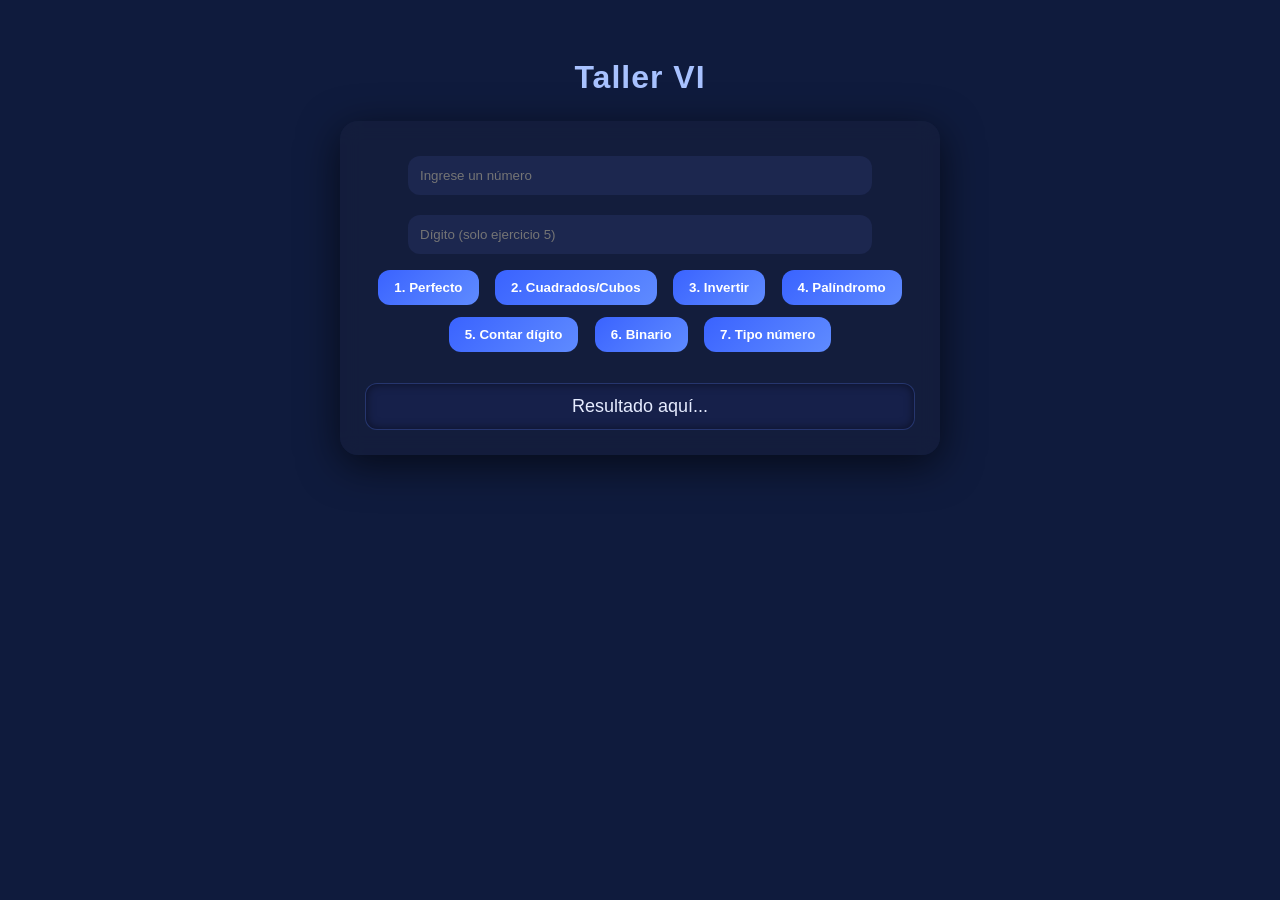
<file: Taller6/index.html>
<!DOCTYPE html>
<html lang="es">
<head>
    <meta charset="UTF-8">
    <meta name="viewport" content="width=device-width, initial-scale=1.0">
    <title>Taller</title>
    <link rel="stylesheet" href="style.css">
</head>
<body>
<h1>Taller VI</h1>
<div class="container">

    <input type="number" id="numero" placeholder="Ingrese un número">
    <input type="number" id="digito" placeholder="Dígito (solo ejercicio 5)">

    <br>

    <div class="botones">
        <button onclick="perfecto()">1. Perfecto</button>
        <button onclick="cuadradosCubos()">2. Cuadrados/Cubos</button>
        <button onclick="invertir()">3. Invertir</button>
        <button onclick="palindromo()">4. Palíndromo</button>
        <button onclick="contar()">5. Contar dígito</button>
        <button onclick="binario()">6. Binario</button>
        <button onclick="tipo()">7. Tipo número</button>
    </div>

    <div class="resultado" id="resultado">Resultado aquí...</div>

</div>
<script src="script.js"></script>
</body>
</html>
</file>
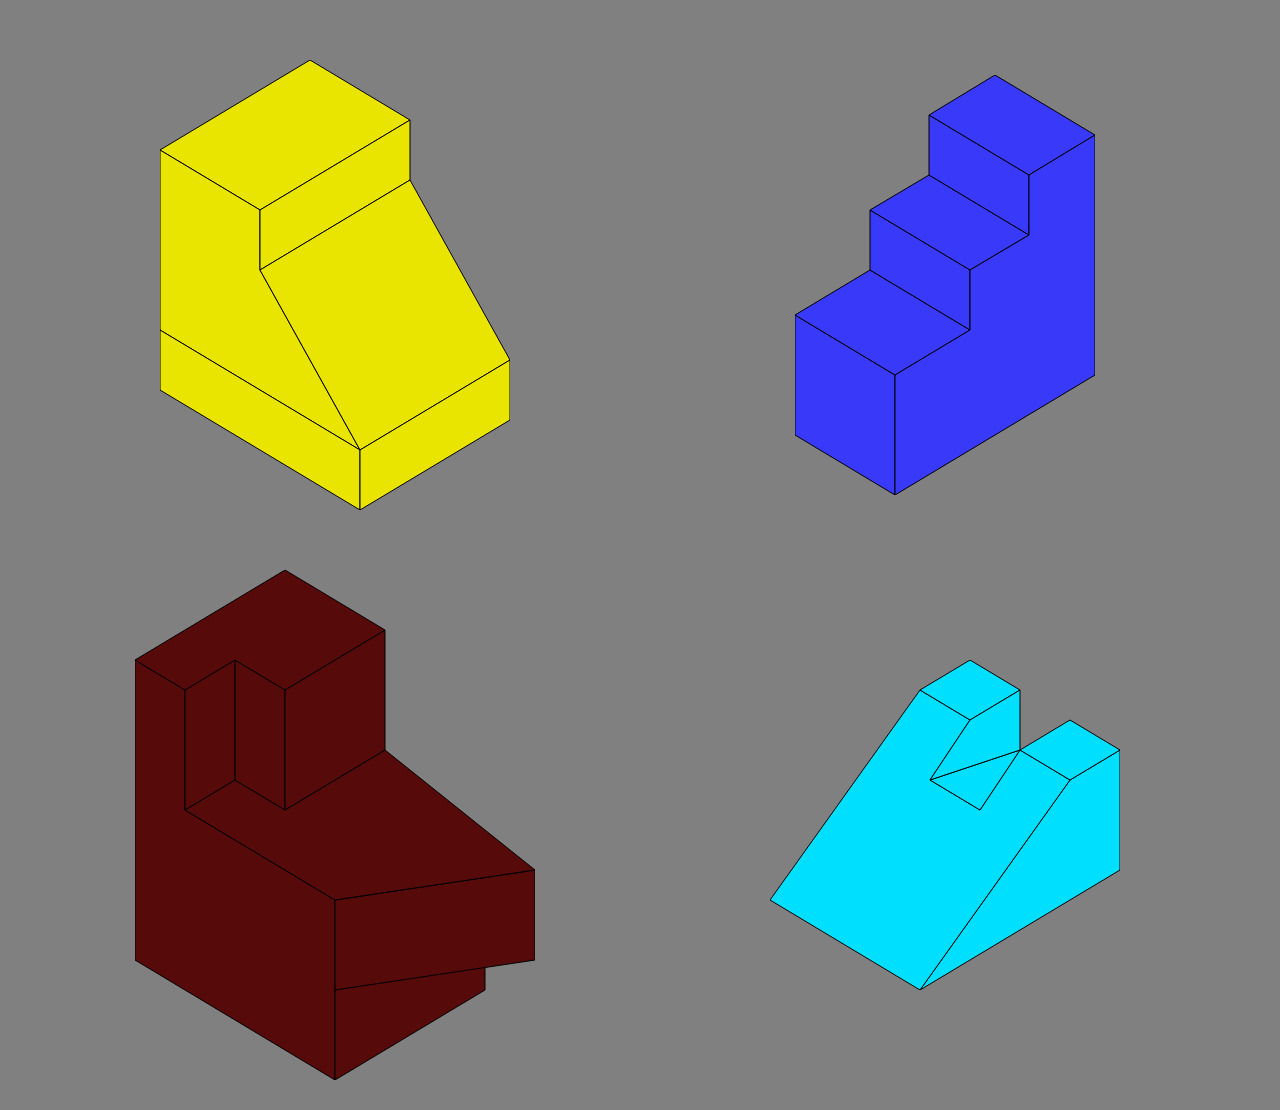
<file: Parcial2/Punto1/index.html>
<!DOCTYPE html>
<html lang="en">
    <head>
        <meta charset="UTF-8">
        <meta name="viewport" content="width=device-width, initial-scale=1.0">
        <title>Punto 1</title>
        <link rel="stylesheet" href="static/style.css">
    </head>
    <body>

        <div class = "isometrico1">
            <canvas id="figurita1" width="350" height="450"></canvas>
        </div>

        <div class = "isometrico2">
            <canvas id="figurita2" width="300" height="420"></canvas>
        </div>

        <div class = "isometrico3">
            <canvas id="figurita3" width="400" height="510"></canvas>
        </div>

        <div class = "isometrico4">
            <canvas id="figurita4" width="350" height="330"></canvas>
        </div>

        <script src="js/script.js"></script>
    </body>
</html>
</file>
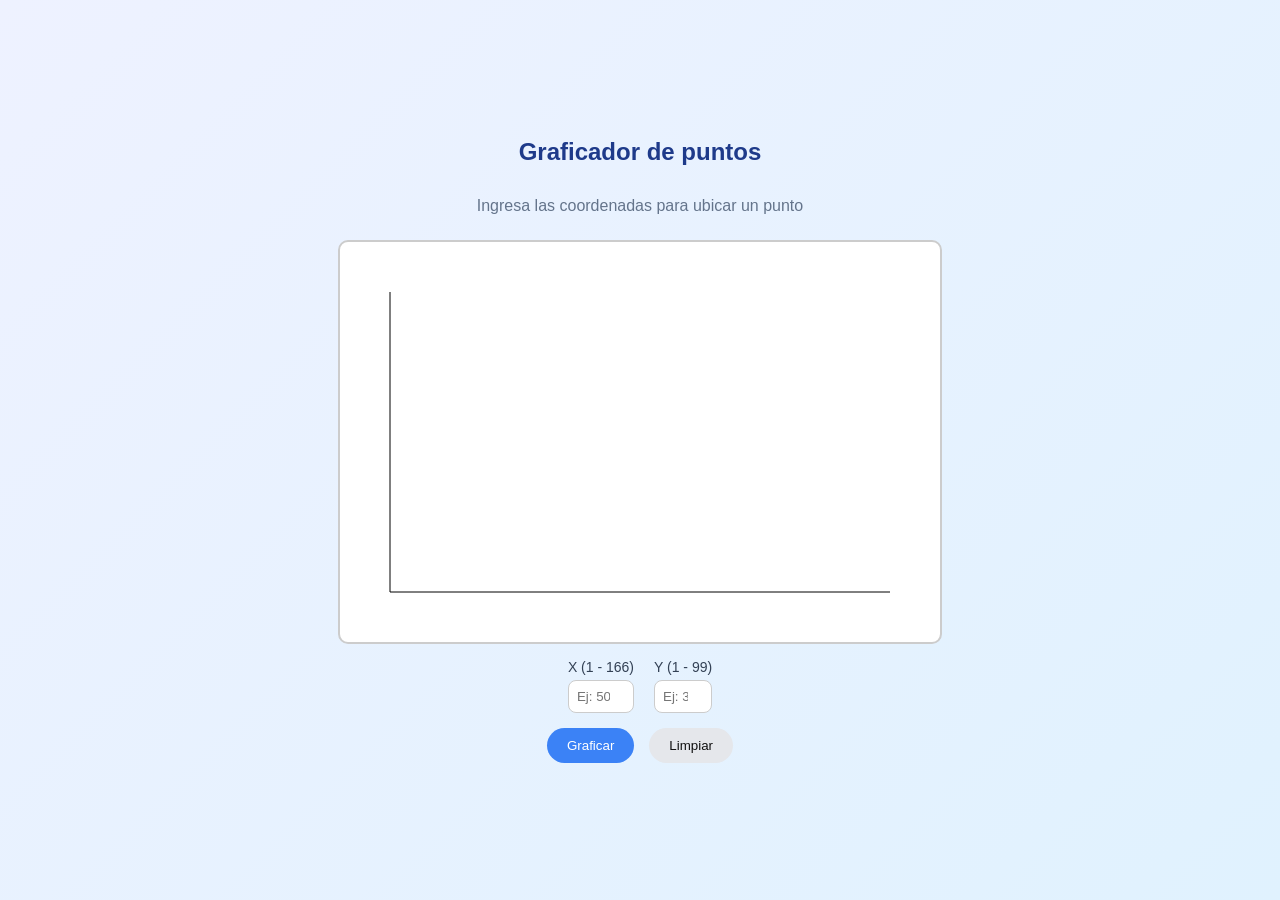
<file: Parcial2/Punto2/index.html>
<!DOCTYPE html>
<html lang="es">
<head>
    <meta charset="UTF-8">
    <meta name="viewport" content="width=device-width, initial-scale=1.0">
    <link rel="stylesheet" href="static/style.css">
    <title>Graficador</title>
</head>
<body>

<h2>Graficador de puntos</h2>
<p class="subtitle">Ingresa las coordenadas para ubicar un punto</p>

<canvas id="canvas" width="600" height="400"></canvas>

<div id="controls">
    <div class="control">
        <label>X (1 - 166)</label>
        <input type="number" id="x" placeholder="Ej: 50" min="1" max="166">
    </div>

    <div class="control">
        <label>Y (1 - 99)</label>
        <input type="number" id="y" placeholder="Ej: 30" min="1" max="99">
    </div>
</div>

<div class="botones">
    <button id="Graficar" class="btn-primary">Graficar</button>
    <button id="Limpiar" class="btn-secondary">Limpiar</button>
</div>

<script src="js/script.js"></script>
</body>
</html>
</file>
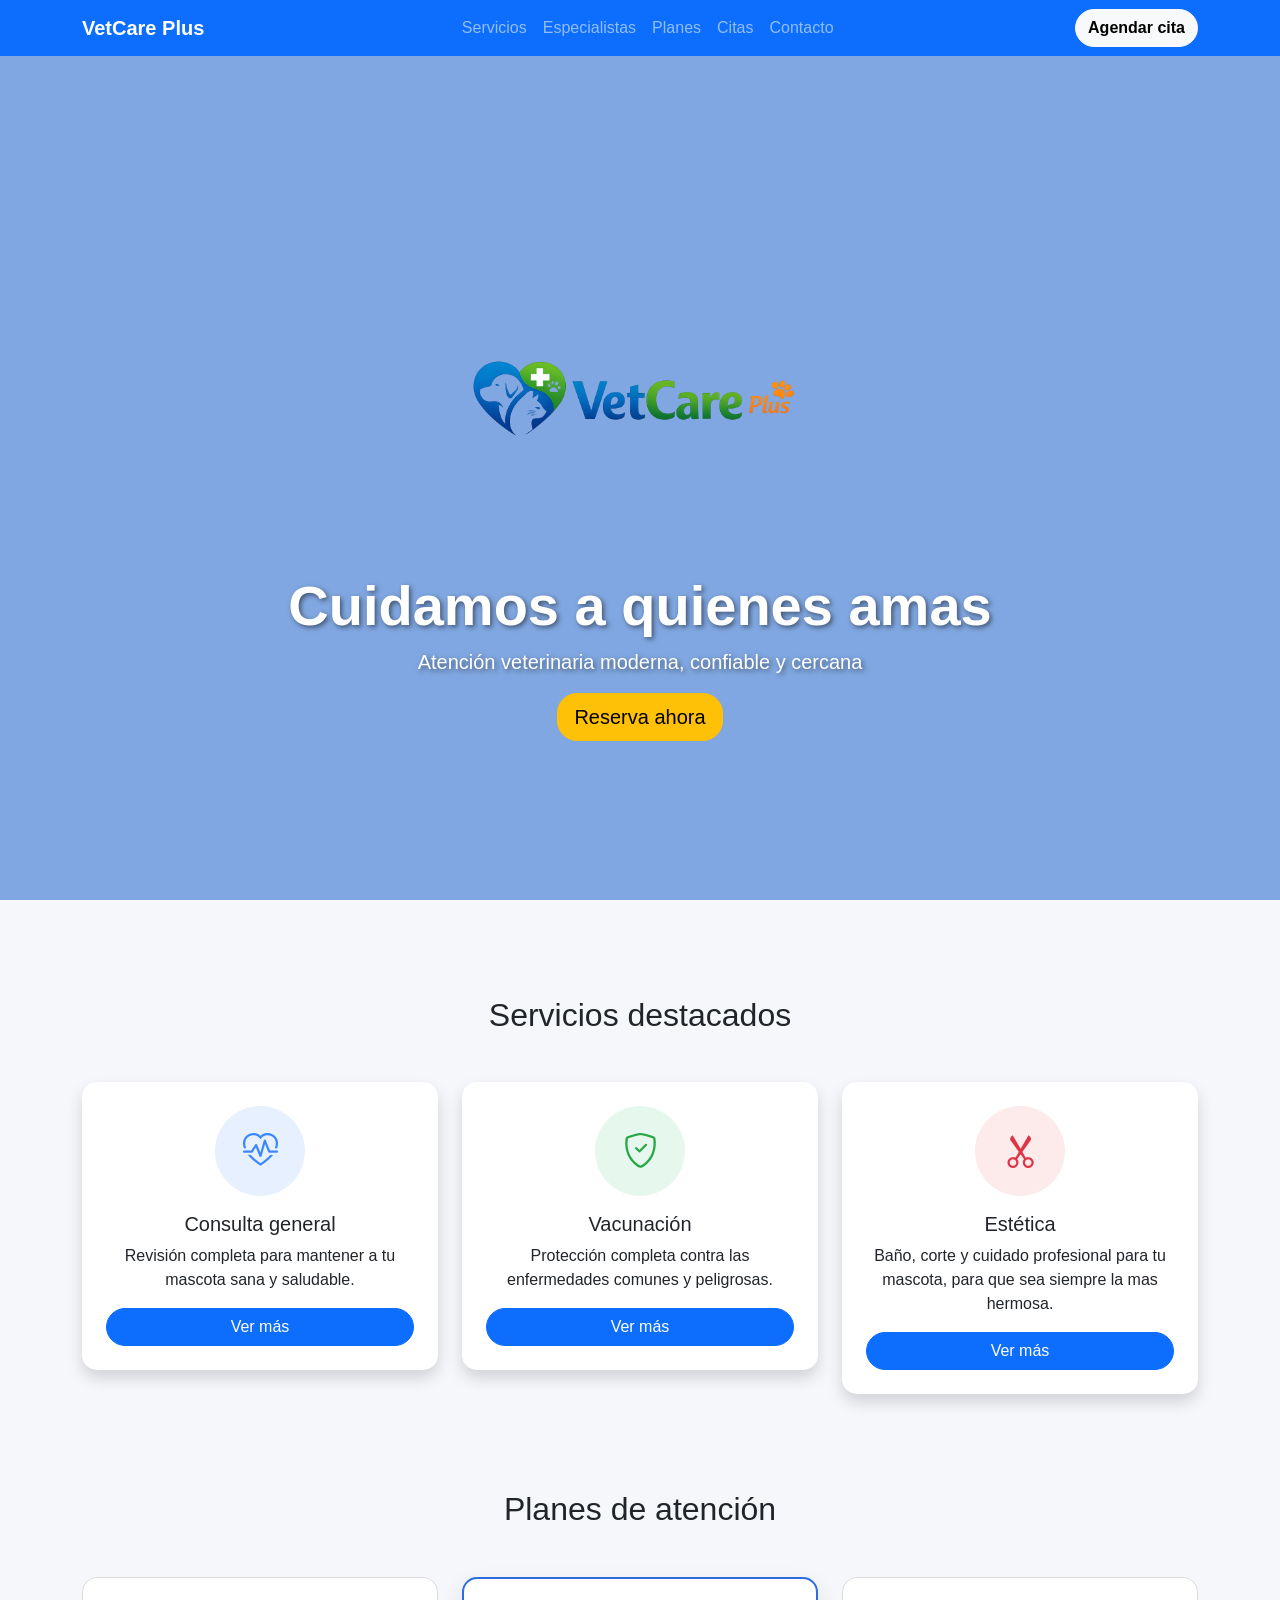
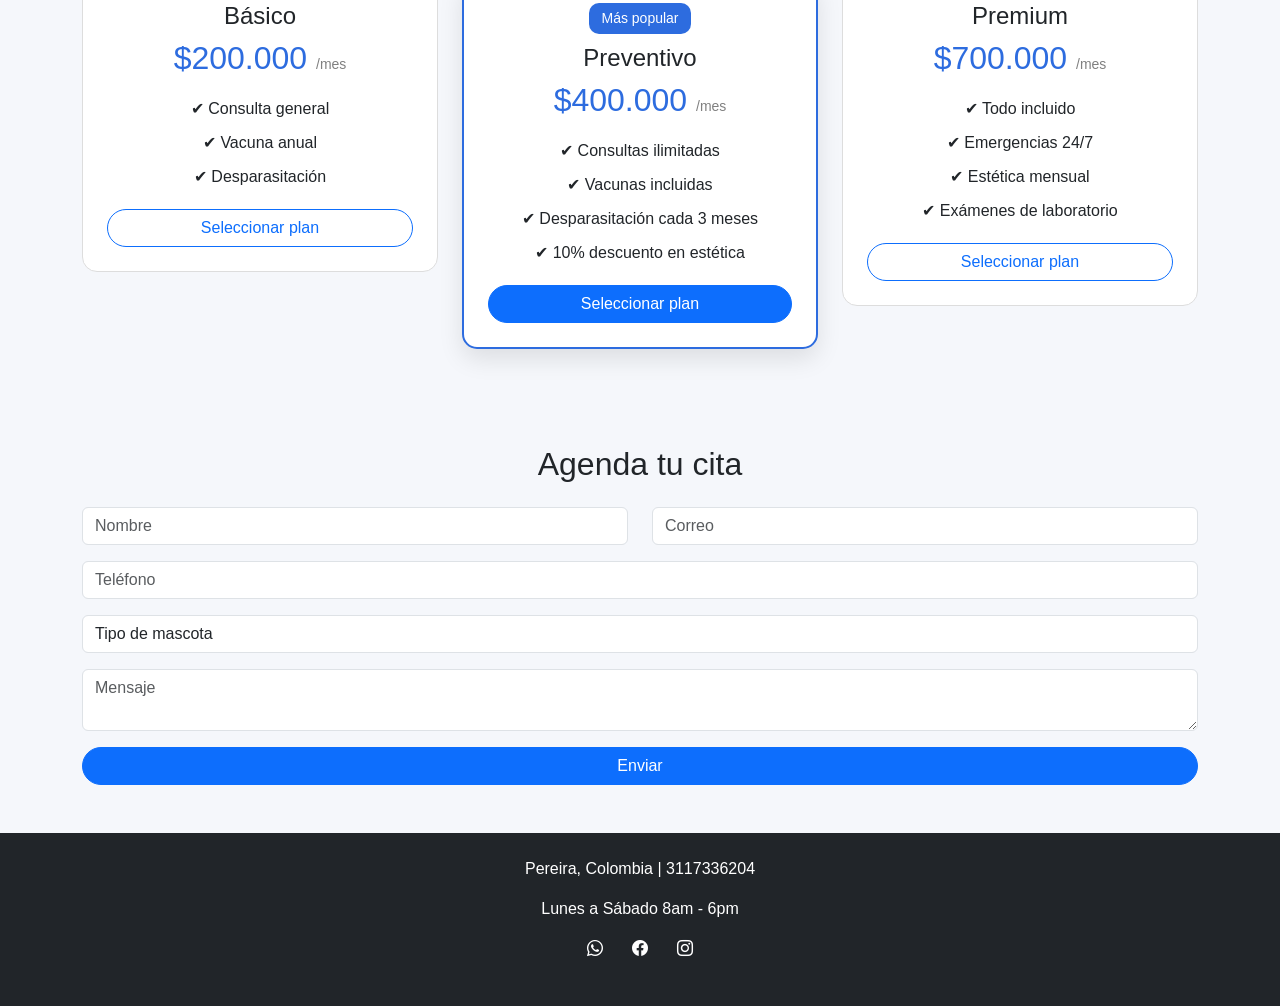
<file: Parcial2/Punto3/index.html>
<!DOCTYPE html>
<html lang="es">
<head>
    <meta charset="UTF-8">
    <meta name="viewport" content="width=device-width, initial-scale=1.0">

    <!-- Bootstrap -->
    <link href="https://cdn.jsdelivr.net/npm/bootstrap@5.3.3/dist/css/bootstrap.min.css" rel="stylesheet">
    <!-- Icons -->
    <link href="https://cdn.jsdelivr.net/npm/bootstrap-icons/font/bootstrap-icons.css" rel="stylesheet">
    
    <link rel="stylesheet" href="static/css/style.css">
    <link rel="icon" href="static/img/logo.png">

    <title>VetCare Plus</title>
</head>
<body>

    <nav class="navbar navbar-expand-lg navbar-dark bg-primary fixed-top">
        <div class="container">
            <a class="navbar-brand fw-bold" href="#">VetCare Plus</a>

            <button class="navbar-toggler" data-bs-toggle="collapse" data-bs-target="#menu">
                <span class="navbar-toggler-icon"></span>
            </button>

            <div class="collapse navbar-collapse" id="menu">
                <ul class="navbar-nav mx-auto">
                    <li class="nav-item"><a class="nav-link" href="#servicios">Servicios</a></li>
                    <li class="nav-item"><a class="nav-link" href="#especialistas">Especialistas</a></li>
                    <li class="nav-item"><a class="nav-link" href="#planes">Planes</a></li>
                    <li class="nav-item"><a class="nav-link" href="#citas">Citas</a></li>
                    <li class="nav-item"><a class="nav-link" href="#contacto">Contacto</a></li>
                </ul>

                <a href="#citas" class="btn btn-light fw-bold">Agendar cita</a>
            </div>
        </div>
    </nav>

    <section class="hero d-flex align-items-center">
        <div class="container text-center text-white">
            <img src="static/img/logoo.png" width="500px">
            <h1 class="display-4 fw-bold">Cuidamos a quienes amas</h1>
            <p class="lead">Atención veterinaria moderna, confiable y cercana</p>
            <a href="#citas" class="btn btn-warning btn-lg">Reserva ahora</a>
        </div>
    </section>

    <section id="servicios" class="container py-5 mt-5">
        <h2 class="text-center mb-5">Servicios destacados</h2>

        <div class="row g-4">

            <div class="col-md-4">
                <div class="card servicio-card text-center p-4 shadow">

                    <div class="icono bg-azul">
                        <i class="bi bi-heart-pulse"></i>
                    </div>

                    <h5 class="mt-3">Consulta general</h5>
                    <p>Revisión completa para mantener a tu mascota sana y saludable.</p>

                    <button class="btn btn-primary">Ver más</button>
                </div>
            </div>

            <div class="col-md-4">
                <div class="card servicio-card text-center p-4 shadow">

                    <div class="icono bg-verde">
                        <i class="bi bi-shield-check"></i>
                    </div>

                    <h5 class="mt-3">Vacunación</h5>
                    <p>Protección completa contra las enfermedades comunes y peligrosas.</p>

                    <button class="btn btn-primary">Ver más</button>
                </div>
            </div>

            <div class="col-md-4">
                <div class="card servicio-card text-center p-4 shadow">

                    <div class="icono bg-rojo">
                        <i class="bi bi-scissors"></i>
                    </div>

                    <h5 class="mt-3">Estética</h5>
                    <p>Baño, corte y cuidado profesional para tu mascota, para que sea siempre la mas hermosa.</p>

                    <button class="btn btn-primary">Ver más</button>
                </div>
            </div>

        </div>
    </section>

    <section id="planes" class="container py-5">
    <h2 class="text-center mb-5">Planes de atención</h2>

    <div class="row g-4">

        <div class="col-md-4">
            <div class="plan-card text-center p-4">

                <h4>Básico</h4>
                <h2 class="precio">$200.000 <span>/mes</span></h2>

                <ul>
                    <li>✔ Consulta general</li>
                    <li>✔ Vacuna anual</li>
                    <li>✔ Desparasitación</li>
                </ul>

                <button class="btn btn-outline-primary w-100">Seleccionar plan</button>
            </div>
        </div>

        <div class="col-md-4">
            <div class="plan-card destacado text-center p-4">

                <span class="badge-popular">Más popular</span>

                <h4>Preventivo</h4>
                <h2 class="precio">$400.000 <span>/mes</span></h2>

                <ul>
                    <li>✔ Consultas ilimitadas</li>
                    <li>✔ Vacunas incluidas</li>
                    <li>✔ Desparasitación cada 3 meses</li>
                    <li>✔ 10% descuento en estética</li>
                </ul>

                <button class="btn btn-primary w-100">Seleccionar plan</button>
            </div>
        </div>

        <div class="col-md-4">
            <div class="plan-card text-center p-4">

                <h4>Premium</h4>
                <h2 class="precio">$700.000 <span>/mes</span></h2>

                <ul>
                    <li>✔ Todo incluido</li>
                    <li>✔ Emergencias 24/7</li>
                    <li>✔ Estética mensual</li>
                    <li>✔ Exámenes de laboratorio</li>
                </ul>

                <button class="btn btn-outline-primary w-100">Seleccionar plan</button>
            </div>
        </div>

    </div>
</section>

    <section id="citas" class="container py-5">
        <h2 class="text-center">Agenda tu cita</h2>

        <form class="mt-4" id="formulario">
            <div class="row">
                <div class="col-md-6 mb-3">
                    <input id="nombre" type="text" class="form-control" placeholder="Nombre" required>
                </div>
                <div class="col-md-6 mb-3">
                    <input id="correo" type="email" class="form-control" placeholder="Correo" required>
                </div>
            </div>

            <input id="telefono" type="text" class="form-control mb-3" placeholder="Teléfono" required>

            <select class="form-control mb-3">
                <option>Tipo de mascota</option>
                <option>Perro</option>
                <option>Gato</option>
                <option>Otro</option>
            </select>

            <textarea class="form-control mb-3" placeholder="Mensaje"></textarea>

            <button class="btn btn-primary w-100">Enviar</button>
        </form>
    </section>

    <footer id="contacto" class="bg-dark text-white text-center p-4">
        <p>Pereira, Colombia | 3117336204 </p>
        <p>Lunes a Sábado 8am - 6pm</p>

        <div class="redes">
            <a href="https://web.whatsapp.com/" target="_blank" class="btn-red social-whatsapp">
                <i class="bi bi-whatsapp"></i>
            </a>

            <a href="https://www.facebook.com/" target="_blank" class="btn-red social-facebook">
                <i class="bi bi-facebook"></i>
            </a>

            <a href="https://www.instagram.com/" target="_blank" class="btn-red social-instagram">
                <i class="bi bi-instagram"></i>
            </a>
        </div>

    </footer>
    <script src="https://cdn.jsdelivr.net/npm/bootstrap@5.3.3/dist/js/bootstrap.bundle.min.js"></script>
    <script src="js/script.js"></script>

</body>
</html>
</file>
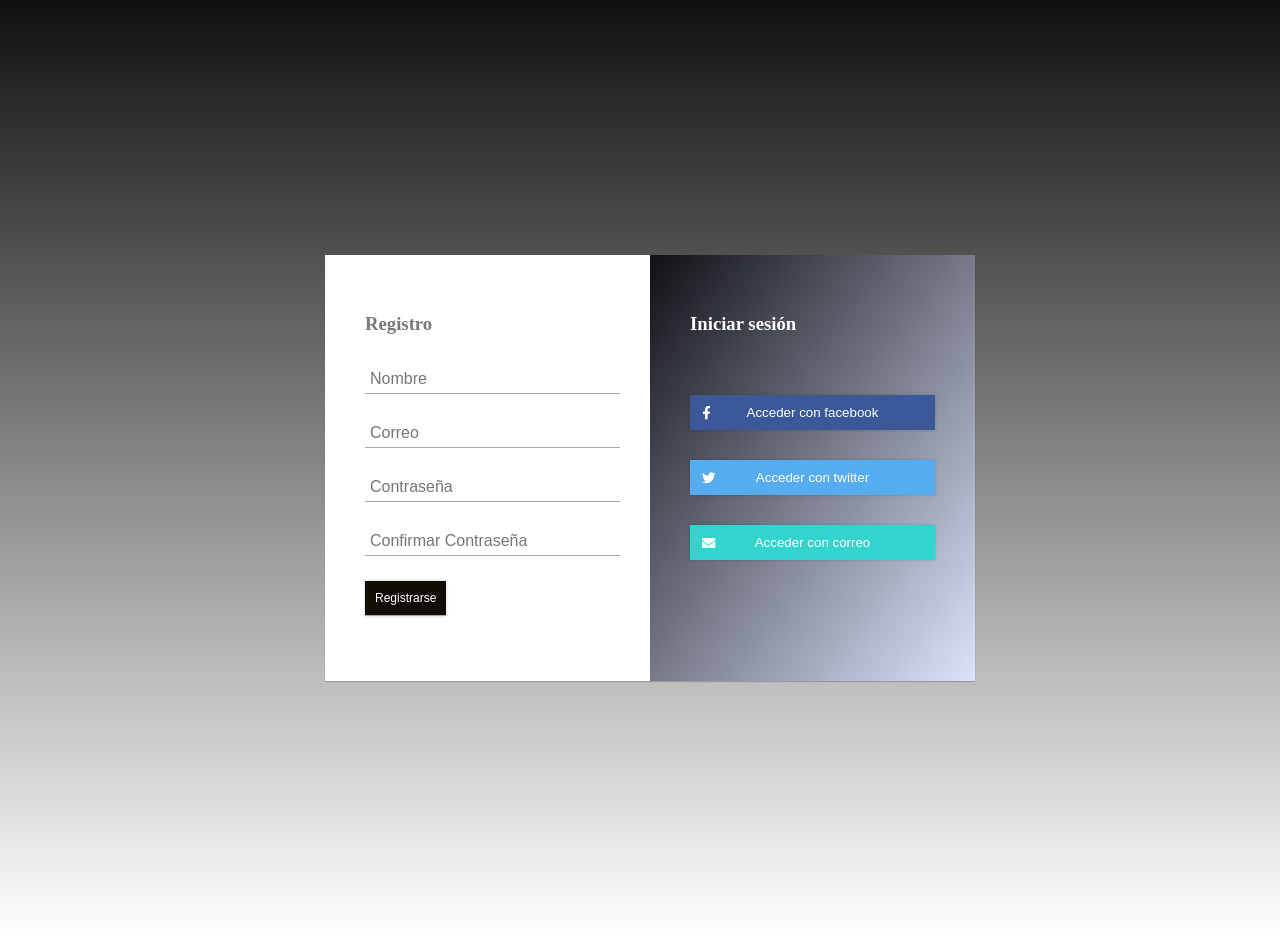
<file: Taller4/Punto1/index.html>
<!DOCTYPE html>
<!-- Define que el documento está escrito en HTML5 -->
<html lang="en">
<!-- Etiqueta principal del documento. lang indica el idioma en que está escrita la página -->
<head>
    <!-- Aquí se cargan los recursos y se configuran opciones generales de la página -->
    <meta charset="UTF-8">
    <meta http-equiv="X-UA-compatible" content="IE=edge">
    <meta name="viewport" content="width=device-width, initial-scale=1.0">
    <!-- Estas tres metas se encargan de: definir la codificación de texto,
        asegurar compatibilidad con Internet Explorer, y hacer la página
        adaptable a distintos tamaños de pantalla -->

    <link rel="stylesheet"
        href="https://use.fontawesome.com/releases/v5.7.2/css/all.css"
        integrity="sha384-fnmOCqbTlWIlj8LyTjo7mOUStjsKC4pOpQbqyi7RrhN7udi9RwhKkMHpvLbHG9Sr"
        crossorigin="anonymous">
    <!-- Se enlaza Font Awesome desde un servidor externo (CDN) para tener acceso a sus iconos.
        rel="stylesheet" le dice al navegador que es un archivo de estilos.
        href es la dirección donde está alojado ese archivo.
        integrity contiene un hash que el navegador compara con el archivo descargado
        para asegurarse de que nadie lo modificó.
        crossorigin le indica que puede hacer la petición a otro dominio sin incluir credenciales,
        esto es necesario para que la verificación del integrity pueda funcionar correctamente.
        Gracias a esta librería podemos insertar iconos de redes sociales usando solo clases CSS. -->

    <link rel="stylesheet" href="style.css">
    <!-- Archivo de estilos propio donde se personaliza la apariencia de la página -->
    <title>Login</title>
</head>
<body>
    <!-- Estructura principal que envuelve toda la interfaz -->
    <div class="container">
        <div class="login-container">

            <!-- Bloque del formulario de registro -->
            <div class="register">
                <h3>Registro</h3>
                <form action="">
                    <!-- Formulario para crear una cuenta nueva.
                        action indica la URL a la que se mandan los datos al enviarlo,
                        como está vacío los enviaría a la misma página.
                        Contiene los campos básicos que necesita un usuario para registrarse. -->
                    <input type="text" placeholder="Nombre" class="nombre">
                    <input type="text" placeholder="Correo" class="correo">
                    <input type="password" placeholder="Contraseña" class="pass">
                    <input type="password" placeholder="Confirmar Contraseña" class="compass">
                    <!-- Al hacer clic en este botón se dispara el envío del formulario -->
                    <input type="submit" class="submit" value="Registrarse">
                </form>
            </div>

            <!-- Bloque de opciones para iniciar sesión -->
            <div class="login">
                <h3>Iniciar sesión</h3>
                <div class="login-items">
                    <!-- Opciones para autenticarse a través de distintas plataformas -->
                    <button class="fb">
                        <i class="fab fa-facebook-f"></i>Acceder con facebook
                    </button>
                    <button class="tw">
                        <i class="fab fa-twitter"></i>Acceder con twitter
                    </button>
                    <button class="correo">
                        <i class="fas fa-envelope"></i>Acceder con correo
                    </button>
                    <!-- Cada icono se coloca con la etiqueta <i> y las clases que provee Font Awesome -->
                </div>
            </div>

        </div>
    </div>
</body>
</html>
</file>
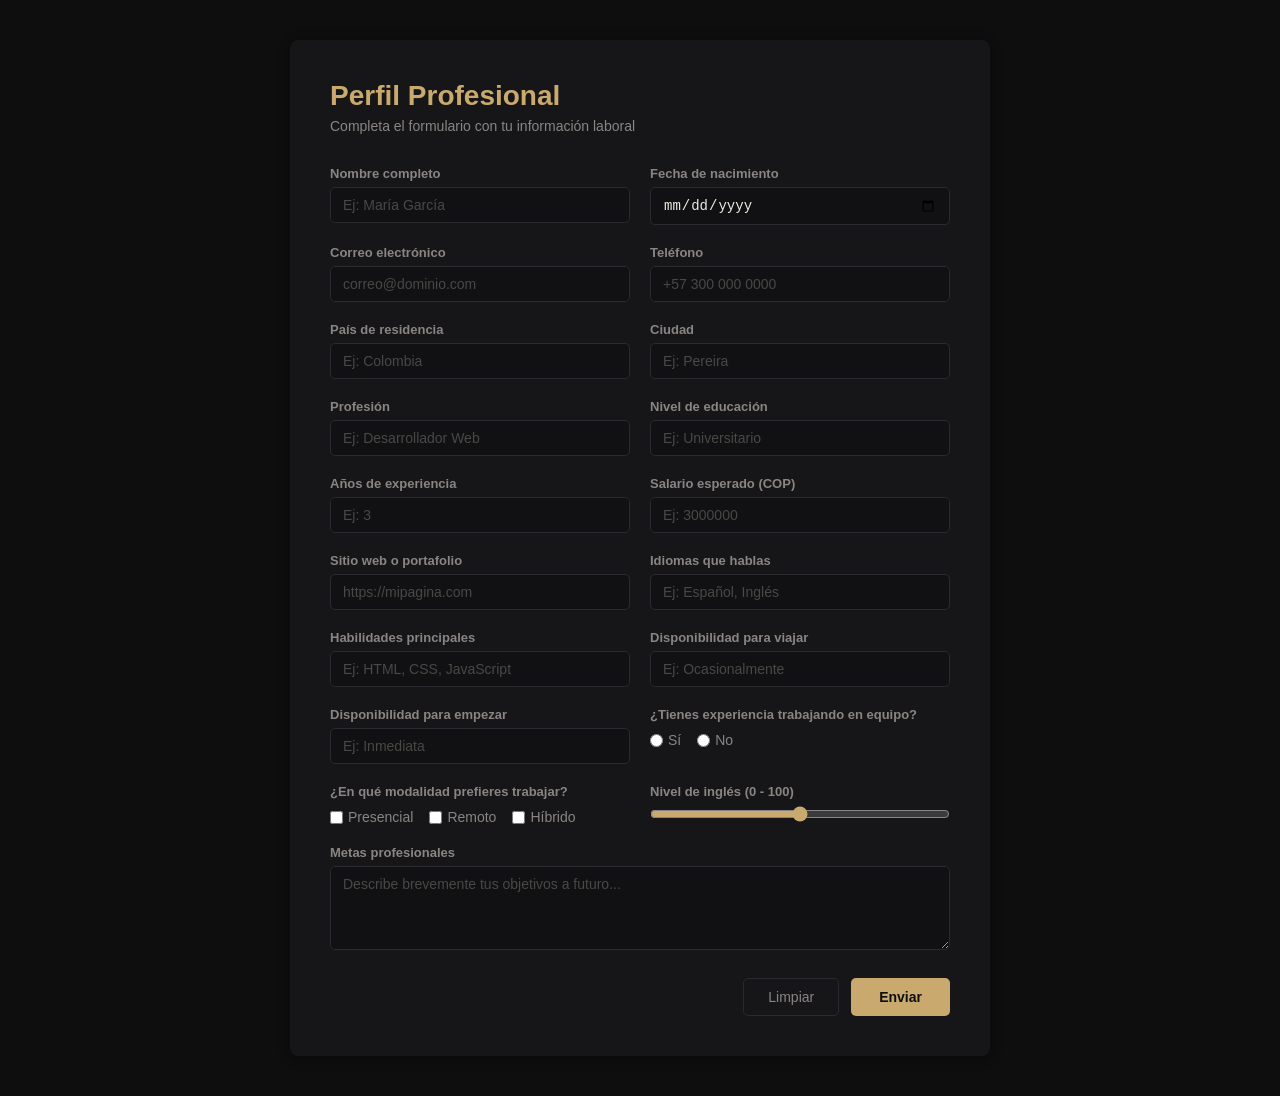
<file: Taller4/Punto2/index.html>
<!DOCTYPE html>
<html lang="es">
<head>
    <meta charset="UTF-8">
    <meta name="viewport" content="width=device-width, initial-scale=1.0">
    <link rel="stylesheet" href="style.css">
    <title>Perfil Profesional</title>
</head>
<body>
<section class="formulario">
    <h1>Perfil Profesional</h1>
    <p class="subtitulo">Completa el formulario con tu información laboral</p>
    <form>
        <div class="input-group">
            <label>Nombre completo</label>
            <input type="text" placeholder="Ej: María García">
        </div>
        <div class="input-group">
            <label>Fecha de nacimiento</label>
            <input type="date">
        </div>
        <div class="input-group">
            <label>Correo electrónico</label>
            <input type="email" placeholder="correo@dominio.com">
        </div>
        <div class="input-group">
            <label>Teléfono</label>
            <input type="tel" placeholder="+57 300 000 0000">
        </div>
        <div class="input-group">
            <label>País de residencia</label>
            <input type="text" placeholder="Ej: Colombia">
        </div>
        <div class="input-group">
            <label>Ciudad</label>
            <input type="text" placeholder="Ej: Pereira">
        </div>
        <div class="input-group">
            <label>Profesión</label>
            <input type="text" placeholder="Ej: Desarrollador Web">
        </div>
        <div class="input-group">
            <label>Nivel de educación</label>
            <input type="text" placeholder="Ej: Universitario">
        </div>
        <div class="input-group">
            <label>Años de experiencia</label>
            <input type="number" placeholder="Ej: 3" min="0">
        </div>
        <div class="input-group">
            <label>Salario esperado (COP)</label>
            <input type="number" placeholder="Ej: 3000000" min="0">
        </div>
        <div class="input-group">
            <label>Sitio web o portafolio</label>
            <input type="url" placeholder="https://mipagina.com">
        </div>
        <div class="input-group">
            <label>Idiomas que hablas</label>
            <input type="text" placeholder="Ej: Español, Inglés">
        </div>
        <div class="input-group">
            <label>Habilidades principales</label>
            <input type="text" placeholder="Ej: HTML, CSS, JavaScript">
        </div>
        <div class="input-group">
            <label>Disponibilidad para viajar</label>
            <input type="text" placeholder="Ej: Ocasionalmente">
        </div>
        <div class="input-group">
            <label>Disponibilidad para empezar</label>
            <input type="text" placeholder="Ej: Inmediata">
        </div>
        <div class="input-group">
            <label>¿Tienes experiencia trabajando en equipo?</label>
            <div class="radio-group">
                <label><input type="radio" name="equipo" value="si"> Sí</label>
                <label><input type="radio" name="equipo" value="no"> No</label>
            </div>
        </div>
        <div class="input-group">
            <label>¿En qué modalidad prefieres trabajar?</label>
            <div class="checkbox-group">
                <label><input type="checkbox"> Presencial</label>
                <label><input type="checkbox"> Remoto</label>
                <label><input type="checkbox"> Híbrido</label>
            </div>
        </div>
        <div class="input-group">
            <label>Nivel de inglés (0 - 100)</label>
            <input type="range" min="0" max="100" value="50">
        </div>
        <div class="input-group full">
            <label>Metas profesionales</label>
            <textarea placeholder="Describe brevemente tus objetivos a futuro..." rows="4"></textarea>
        </div>
        <div class="form-footer">
            <input type="reset" value="Limpiar">
            <input type="submit" value="Enviar">
        </div>
    </form>
</section>
<body>
</html>
</file>
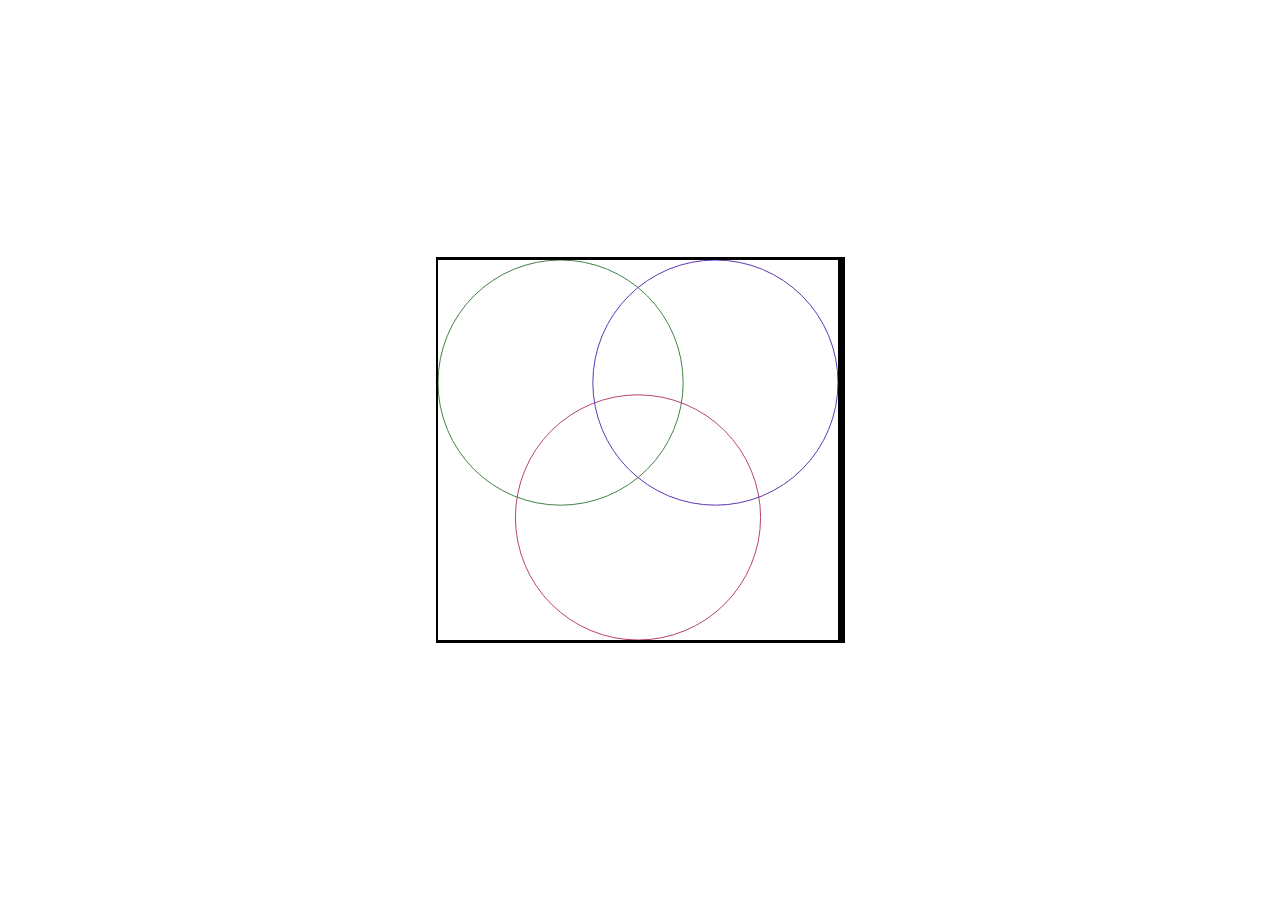
<file: Taller5/Punto1/index.html>
<!DOCTYPE html>
<html lang="en">
    <head>
        <meta charset="UTF-8">
        <meta name="viewport" content="width=device-width, initial-scale=1.0">
        
        <link rel="stylesheet" href="style.css">
        <title>Punto 1</title>
    </head>
    <body>
        <canvas id="circulos" height="380" width="400"></canvas>
        <script src="script.js"></script>
    </body>
</html>
</file>
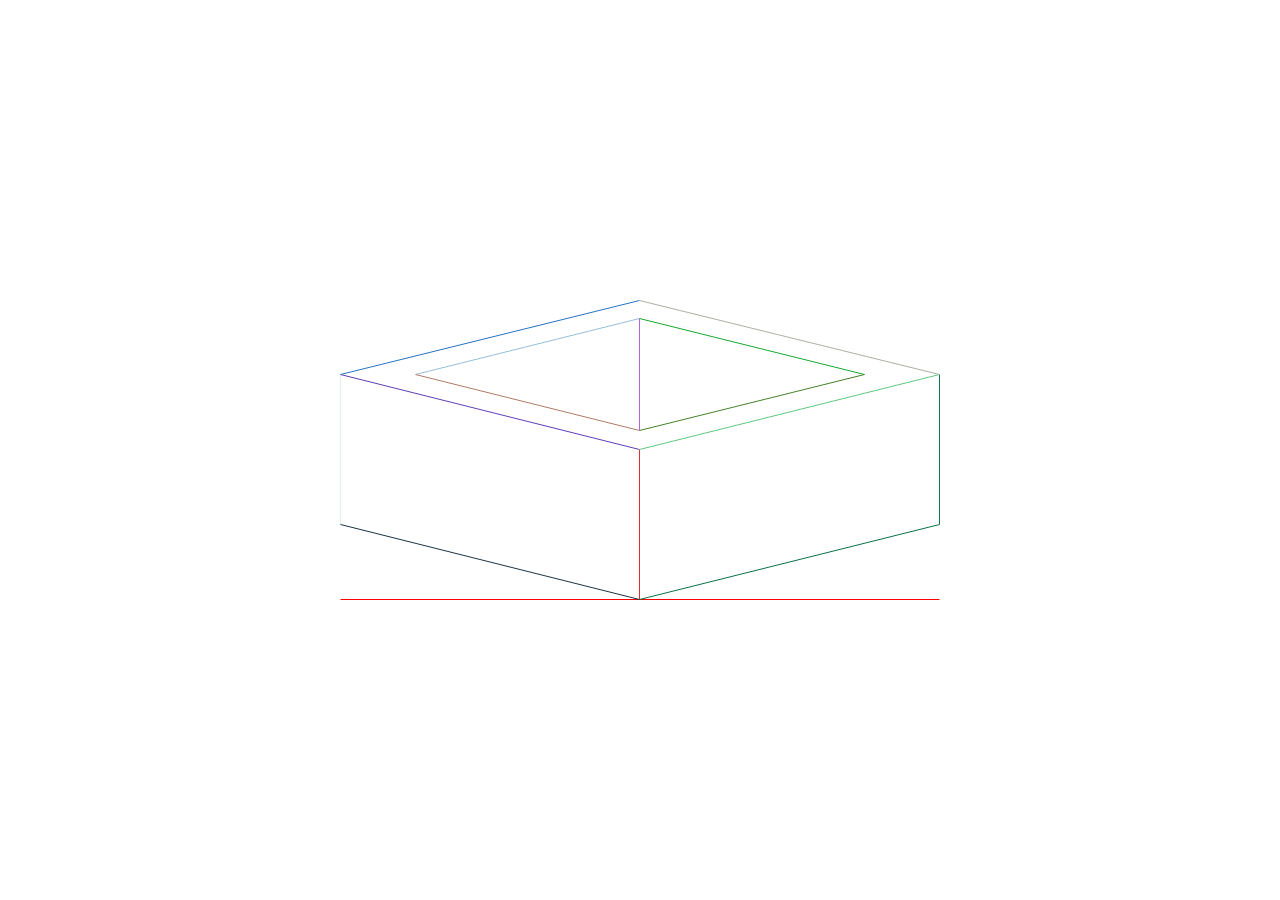
<file: Taller5/Punto2/index.html>
<!DOCTYPE html>
<html lang="en">
    <head>
        <meta charset="UTF-8">
        <meta name="viewport" content="width=device-width, initial-scale=1.0">
        
        <link rel="stylesheet" href="style.css">
        <title>Punto 2</title>
    </head>
    <body>
        <canvas id="circulos" height="300" width="600"></canvas>
        <script src="script.js"></script>
    </body>
</html>
</file>
<file: Taller6/style.css>
body {
    font-family: 'Segoe UI', Tahoma, sans-serif;
    background: #0f1b3d;
    color: #e6ecff;
    text-align: center;
    padding: 30px;
}

h1 {
    color: #a8c2ff;
    margin-bottom: 25px;
    letter-spacing: 1px;
}

.container {
    background: rgba(20, 30, 60, 0.85);
    padding: 25px;
    border-radius: 18px;
    max-width: 500px;
    margin: auto;
    box-shadow: 0 10px 40px rgba(0,0,0,0.6);
    backdrop-filter: blur(10px);
}

input {
    padding: 12px;
    margin: 10px;
    width: 80%;
    border-radius: 12px;
    border: none;
    background: #1c274f;
    color: #e6ecff;
    outline: none;
    transition: 0.3s;
}

input:focus {
    background: #24306a;
    box-shadow: 0 0 8px #3f66ff;
}

button {
    padding: 10px 16px;
    margin: 6px;
    border: none;
    border-radius: 12px;
    cursor: pointer;
    background: linear-gradient(135deg, #3a63ff, #5f8bff);
    color: white;
    font-weight: 600;
    transition: 0.3s;
}

button:hover {
    background: linear-gradient(135deg, #5f8bff, #3a63ff);
    transform: scale(1.07);
}

.resultado {
    margin-top: 25px;
    font-size: 18px;
    background: #16204a;
    padding: 12px;
    border-radius: 12px;
    border: 1px solid rgba(100,140,255,0.2);
    box-shadow: inset 0 0 10px rgba(0,0,0,0.5);
}

/*  Responsive */

@media (max-width: 480px) {
    h1 {
        font-size: 1.4rem;
    }

    button {
        flex: 1 1 100%;
    }

    .container {
        padding: 20px;
    }
}

@media (min-width: 481px) and (max-width: 768px) {
    button {
        flex: 1 1 45%;
    }
}

@media (min-width: 769px) {
    .container {
        max-width: 550px;
    }
}
</file>
<file: Parcial2/Punto1/static/style.css>
body{
    display: grid;
    grid-template: repeat(2, 1fr) / repeat(2, 1fr);
    justify-items: center;
    align-items: center;
    /* width: 100vw; */
    min-height: 100vh;
    margin: 0;
    row-gap: 30px;
    padding: 30px;
    background-color: gray;
}

div{
    /* border: 1px solid red; */
    margin: 0;
    padding: 0;
}

.isometrico1 {
    height: 450px;
    width: 350px;
}

.isometrico2 {
    height: 420px;
    width: 300px;
}

.isometrico3{
    height: 510px;
    width: 400px;
}

.isometrico4{
    height: 330px;
    width: 350px;
}
</file>
<file: Parcial2/Punto2/static/style.css>
body {
    margin: 0;
    font-family: Arial, sans-serif;
    background: linear-gradient(135deg, #eef2ff, #e0f2fe);

    display: flex;
    flex-direction: column;
    align-items: center;
    justify-content: center;

    min-height: 100vh;
    gap: 15px;
}

h2 {
    color: #1e3a8a;
    margin: 0;
}

.subtitle {
    color: #64748b;
    margin-bottom: 10px;
}

canvas {
    border: 2px solid #ccc;
    border-radius: 10px;
    background: white;
}

#controls {
    display: flex;
    gap: 20px;
}

.control {
    display: flex;
    flex-direction: column;
}

.control label {
    font-size: 14px;
    margin-bottom: 5px;
    color: #334155;
}

.control input {
    padding: 8px;
    border-radius: 8px;
    border: 1px solid #ccc;
    outline: none;
    transition: 0.2s;
}

.control input:focus {
    border-color: #3b82f6;
    box-shadow: 0 0 5px rgba(59,130,246,0.3);
}

.botones {
    display: flex;
    gap: 15px;
}

.btn-primary {
    background: #3b82f6;
    color: white;
    border: none;
    padding: 10px 20px;
    border-radius: 20px;
    cursor: pointer;
    transition: 0.3s;
}

.btn-primary:hover {
    background: #2563eb;
    transform: scale(1.05);
}

.btn-secondary {
    background: #e5e7eb;
    color: #111;
    border: none;
    padding: 10px 20px;
    border-radius: 20px;
    cursor: pointer;
    transition: 0.3s;
}

.btn-secondary:hover {
    background: #d1d5db;
    transform: scale(1.05);
}
</file>
<file: Parcial2/Punto3/static/css/style.css>
body {
    background-color: #f5f7fb;
    margin: 0;
    font-family: Arial, sans-serif;
}

.hero {
    min-height: 100vh;
    display: flex;
    flex-direction: column;
    justify-content: center;
    align-items: center;
    padding-top: 80px;
    background: rgb(128, 167, 225);
}

.hero h1 {
    text-shadow: 2px 2px 5px rgba(0,0,0,0.5);
}

.hero p {
    text-shadow: 2px 2px 5px rgba(0,0,0,0.5);
}

.card {
    transition: transform 0.3s;
}

.card:hover {
    transform: scale(1.05);
}

.btn {
    border-radius: 20px;
}

.navbar {
    background-color: #2d6cdf;
}

.btn-cita {
    border-radius: 20px;
    font-weight: bold;
}

.servicio-card {
    border-radius: 15px;
    border: none;
    transition: 0.3s;
}

.servicio-card:hover {
    transform: translateY(-5px);
}

.icono {
    width: 90px;
    height: 90px;
    margin: auto;
    border-radius: 50%;
    display: flex;
    align-items: center;
    justify-content: center;
}

.icono i {
    font-size: 35px;
}

.bg-azul {
    background-color: #e7f0ff;
    color: #3a86ff;
}

.bg-verde {
    background-color: #e6f7ee;
    color: #28a745;
}

.bg-rojo {
    background-color: #fdeaea;
    color: #dc3545;
}

.plan-card {
    border-radius: 15px;
    background: white;
    border: 1px solid #ddd;
    transition: 0.3s;
}

.plan-card:hover {
    transform: scale(1.03);
}

.plan-card ul {
    list-style: none;
    padding: 0;
    margin: 20px 0;
}

.plan-card ul li {
    margin: 10px 0;
}

.precio {
    color: #2d6cdf;
}

.precio span {
    font-size: 14px;
    color: gray;
}

.destacado {
    border: 2px solid #2d6cdf;
    box-shadow: 0 10px 25px rgba(0,0,0,0.1);
}

.badge-popular {
    background-color: #2d6cdf;
    color: white;
    padding: 5px 12px;
    border-radius: 10px;
    display: inline-block;
    margin-bottom: 10px;
    font-size: 14px;
}

.redes {
    display: flex;
    justify-content: center;

}

.btn-red {
    width: 45px;
    height: 45px;
    border-radius: 50%;
    color: white;
}

.btn-red:hover {
    transform: scale(1.1);
    opacity: 0.9;
}
</file>
<file: Taller4/Punto1/style.css>
/* Fondo con degradado de negro a blanco de arriba hacia abajo */
body{
    background: linear-gradient(rgb(16, 16, 16), white);
}

/* Ocupa toda la pantalla y centra su contenido tanto horizontal como verticalmente */
.container{
    width: 100%;
    height: 100vh;
    padding: 10px;
    display: flex;
    justify-content: center;
    align-items: center;
}

/* Caja principal que contiene el registro y el login lado a lado.
    box-shadow: el primer valor es el desplazamiento horizontal, el segundo el vertical,
    el tercero el desenfoque, el cuarto la expansión, y por último el color con opacidad.
    En este caso la sombra es muy sutil, casi solo para dar sensación de elevación */
.login-container{
    display: flex;
    width: 650px;
    height: auto;
    background: #fff;
    box-shadow: 0 1px 1px 0 rgba(0, 0, 0, .2);
}

/* Ambas secciones ocupan el mismo espacio dentro del contenedor */
.register, .login{
    flex: 1;
}

/* position: relative aquí no mueve nada visualmente, pero deja la puerta abierta
   para que elementos hijos con position: absolute se ubiquen respecto a este div */
.register{
    padding: 40px;
    position: relative;
}

.register h3{
    color: #797979;
    margin-bottom: 30px;
}

/* Los inputs solo muestran borde inferior para un estilo más minimalista */
.register input{
    width: 100%;
    padding: 5px;
    font-size: 16px;
    margin-bottom: 25px;
    border-top-style: none;
    border-left-style: none;
    border-right-style: none;
    border-bottom: 1px solid #a8a8a8;
    color: #333;
}

/* box-shadow sin desplazamiento (0 0) genera una sombra pareja alrededor del botón,
   el 3px es el desenfoque, dando un efecto de brillo suave en los bordes */
.register .submit{
    width: auto;
    padding: 10px;
    background: #120c06;
    color: #fff;
    font-size: 12px;
    box-shadow: 0 0 3px rgba(0, 0, 0, .2);
    cursor: pointer;
}

/* La sección login tiene un degradado diagonal de oscuro a azul claro */
.login{
    background-image: linear-gradient(to bottom right, #101015, #dce4fd);
    padding: 40px;
}

.login h3{
    color: #fff;
    margin-bottom: 45px;
}

/* El icono usa position: absolute para salirse del flujo normal y colocarse
   exactamente en top: 12px left: 12px dentro del botón. Esto solo funciona
   porque el botón tiene position: relative, que actúa como punto de referencia */
.login button i{
    position: absolute;
    top: 12px;
    left: 12px;
}

/* position: relative es clave aquí: le dice al ícono hijo con absolute
   que se posicione dentro de este botón y no respecto a otro elemento */
.login button{
    width: 100%;
    margin: 15px 0;
    padding: 10px;
    box-shadow: 0 0 3px 0 rgba(0, 0, 0, .2);
    cursor: pointer;
    position: relative;
}

/* Colores característicos de cada plataforma */
.login .fb{
    background: #3b5999;
    border-style: none;
    color: #fff;
}

.login .tw{
    background: #55acef;
    border-style: none;
    color: #fff;
}

.login .correo{
    background: #33d4ce;
    border-style: none;
    color: #fff;
}
</file>
<file: Taller4/Punto2/style.css>
* {
    box-sizing: border-box;
    margin: 0;
    padding: 0;
}

body {
    font-family: Arial, sans-serif;
    background-color: #0e0e0f;
    padding: 40px 20px;
    color: #f0ece4;
}

.formulario {
    max-width: 700px;
    margin: 0 auto;
    background: #161618;
    padding: 40px;
    border-radius: 8px;
    box-shadow: 0 2px 12px rgba(0, 0, 0, .4);
}

h1 {
    font-size: 28px;
    margin-bottom: 6px;
    color: #c9a96e;
}

.subtitulo {
    font-size: 14px;
    color: #8a8582;
    margin-bottom: 32px;
}

form {
    display: grid;
    grid-template-columns: 1fr 1fr;
    gap: 20px;
}

.input-group.full {
    grid-column: 1 / -1;
}

.input-group {
    display: flex;
    flex-direction: column;
    gap: 6px;
}

.input-group label {
    font-size: 13px;
    font-weight: 600;
    color: #8a8582;
}

.input-group input,
.input-group textarea {
    padding: 9px 12px;
    border: 1px solid #2a2a2e;
    border-radius: 5px;
    font-size: 14px;
    color: #f0ece4;
    background: #111113;
    outline: none;
    transition: border-color 0.2s;
}

.input-group input::placeholder,
.input-group textarea::placeholder {
    color: #4a4845;
}

.input-group input:focus,
.input-group textarea:focus {
    border-color: #c9a96e;
    background: #16160f;
}

textarea {
    resize: vertical;
    font-family: Arial, sans-serif;
}

.radio-group,
.checkbox-group {
    display: flex;
    gap: 16px;
    flex-wrap: wrap;
    margin-top: 4px;
}

.radio-group label,
.checkbox-group label {
    font-size: 14px;
    font-weight: 400;
    color: #8a8582;
    display: flex;
    align-items: center;
    gap: 5px;
    cursor: pointer;
}

input[type="range"] {
    padding: 0;
    cursor: pointer;
    accent-color: #c9a96e;
}

.form-footer {
    grid-column: 1 / -1;
    display: flex;
    justify-content: flex-end;
    gap: 12px;
    margin-top: 8px;
}

.form-footer input[type="reset"] {
    padding: 10px 24px;
    border: 1px solid #2a2a2e;
    border-radius: 5px;
    background: transparent;
    color: #8a8582;
    font-size: 14px;
    cursor: pointer;
}

.form-footer input[type="reset"]:hover {
    border-color: #8a8582;
    color: #f0ece4;
}

.form-footer input[type="submit"] {
    padding: 10px 28px;
    border: none;
    border-radius: 5px;
    background: #c9a96e;
    color: #0e0e0f;
    font-size: 14px;
    font-weight: 600;
    cursor: pointer;
    transition: background 0.2s, box-shadow 0.2s;
}

.form-footer input[type="submit"]:hover {
    background: #e0be80;
    box-shadow: 0 0 12px rgba(201, 169, 110, .4);
}
</file>
<file: Taller5/Punto1/style.css>
body{
    height: 100vh;
    box-sizing: border-box;
    margin: 0;
    display: flex;
    flex-direction: column;
    justify-content: center;
    align-items: center;
}

canvas{
    border-color: black;
    border-style: solid;
    border-width: 3px 7px 3px 2px;
}
</file>
<file: Taller5/Punto2/style.css>
body{
    height: 100vh;
    box-sizing: border-box;
    margin: 0;
    display: flex;
    flex-direction: column;
    justify-content: center;
    align-items: center;
}
</file>
